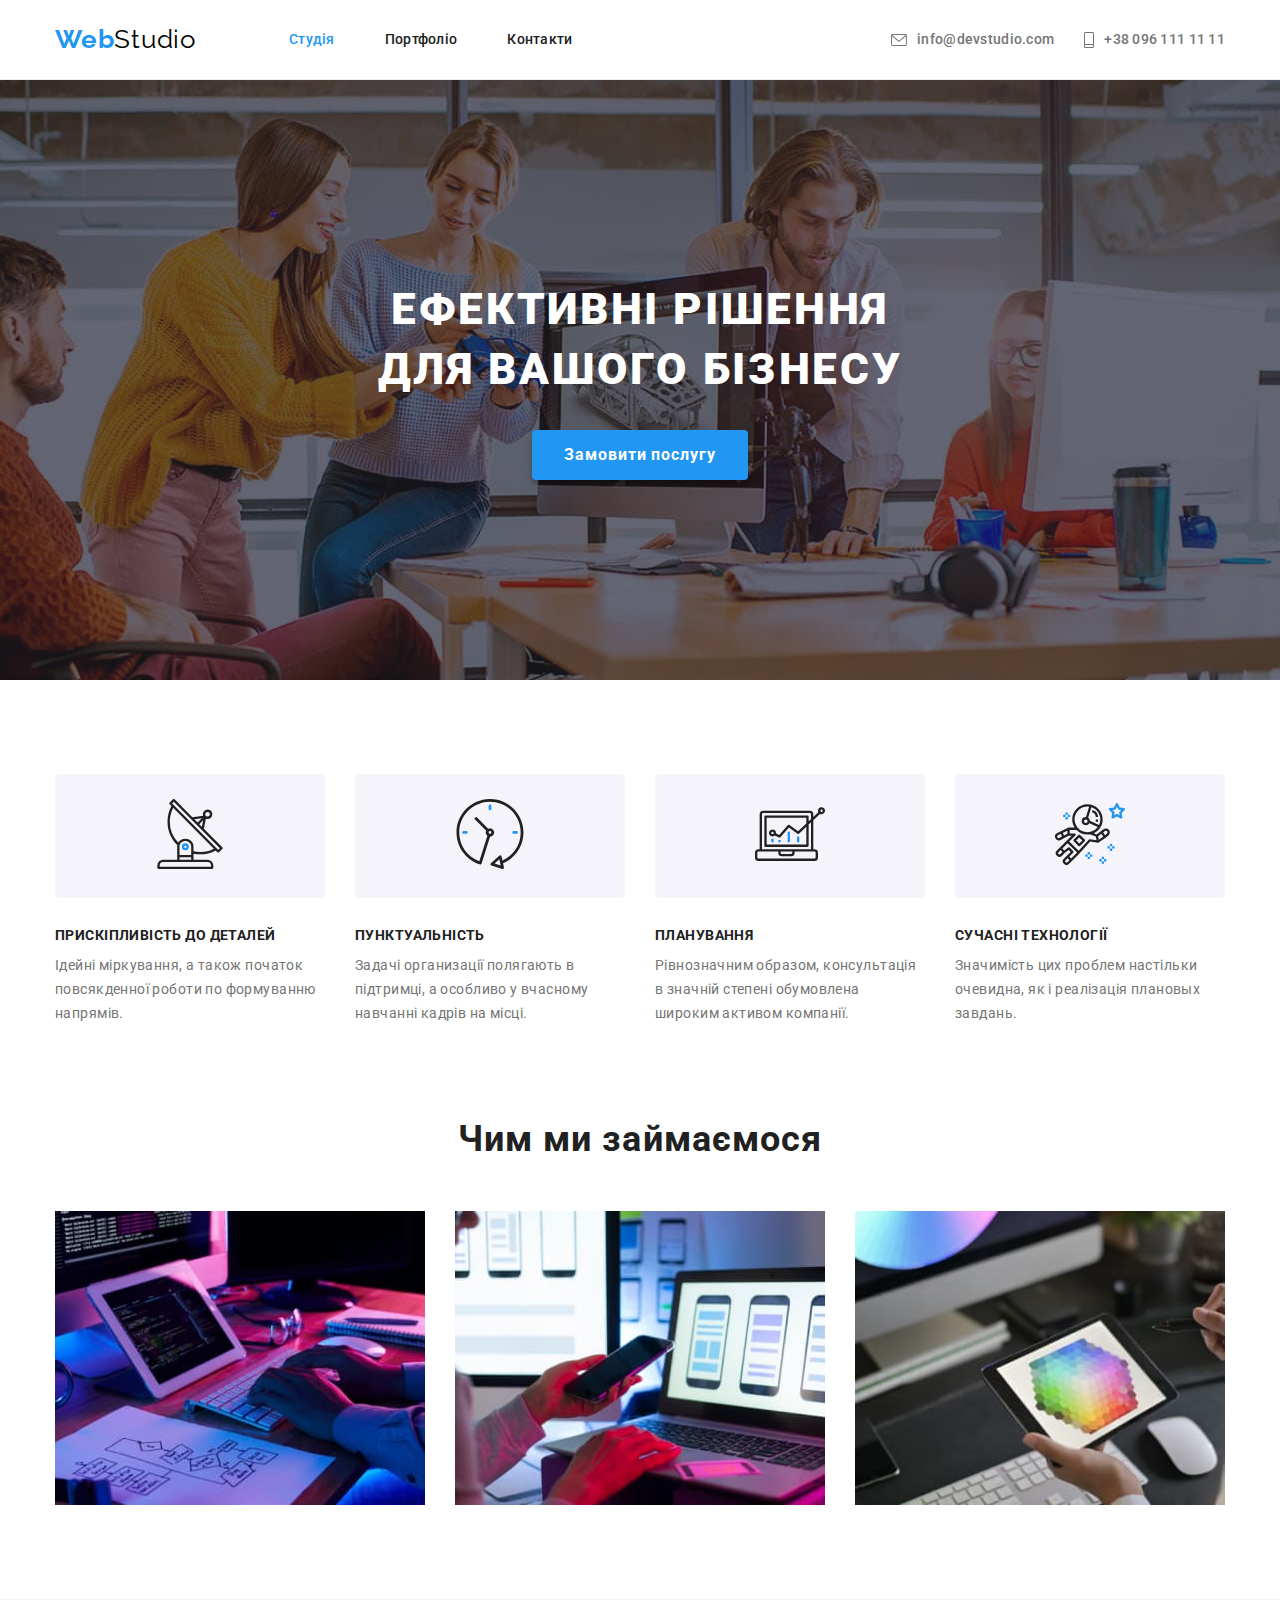
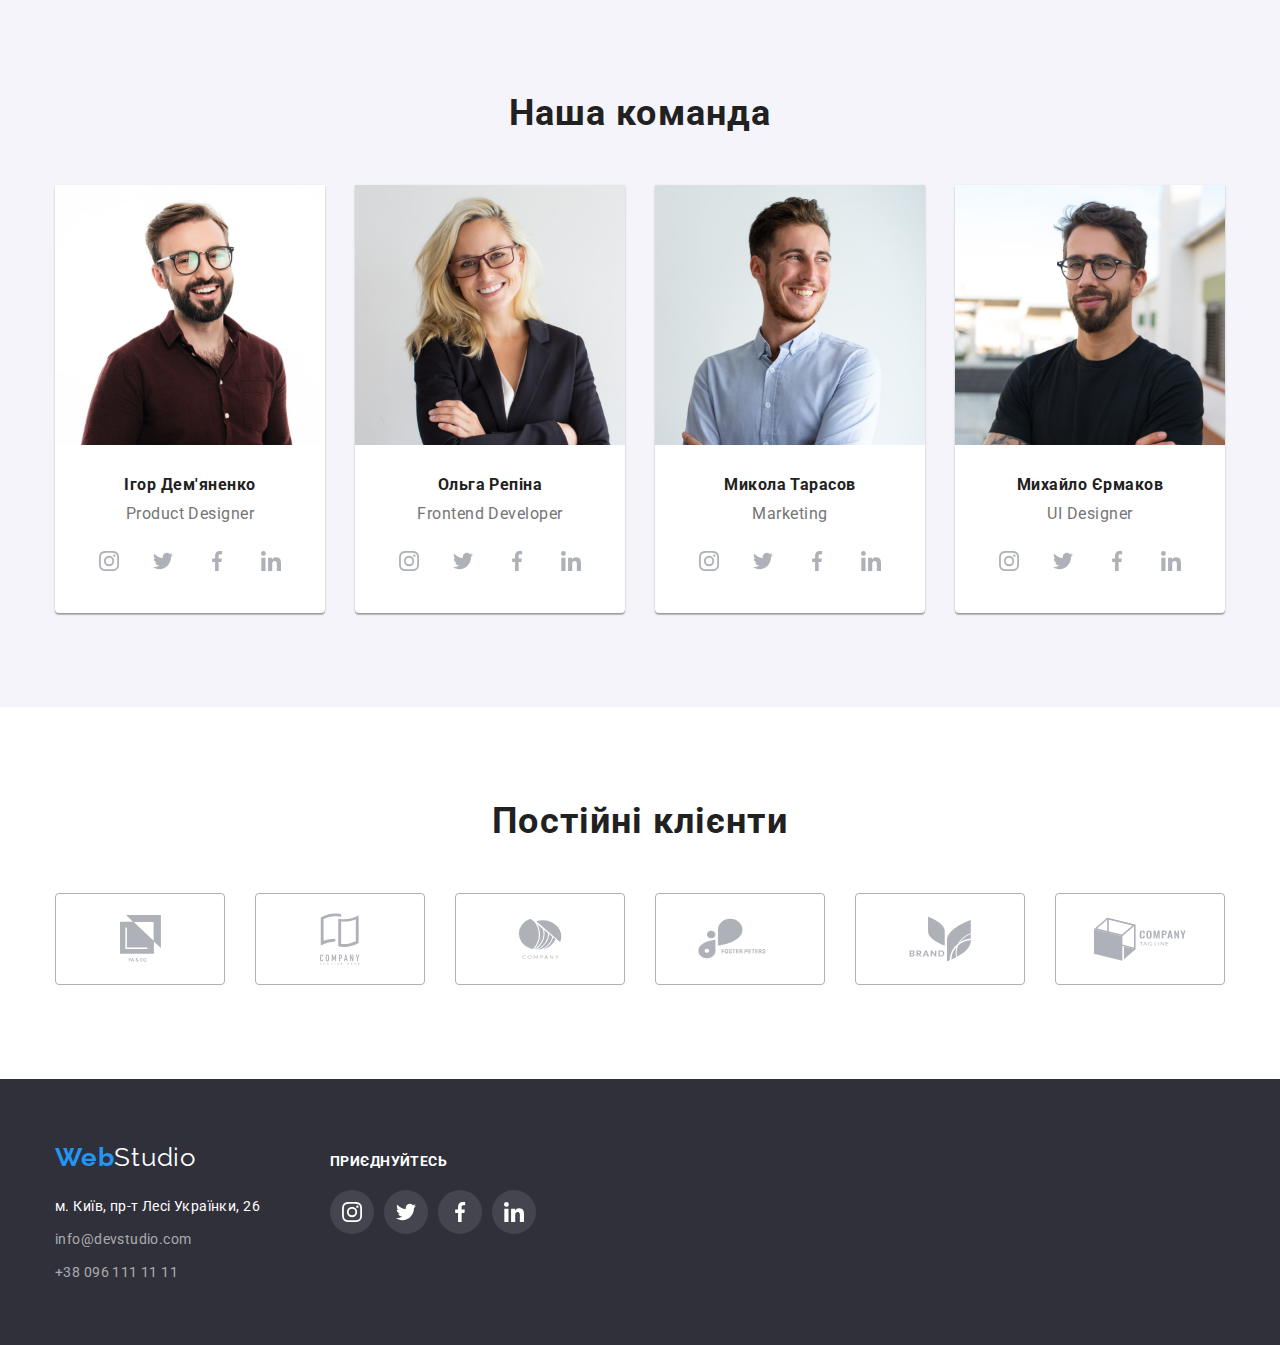
<file: index.html>
<!doctype html>
<html lang="uk-UA">
    <head>
        <meta charset="UTF-8">
        <meta name="viewport" content="width=device-width, initial-scale=1.0">
        <meta http-equiv="X-UA-Compatible" content="ie=edge">
        <title>Головна</title>
        <!--Імпорт шрифтів в HTML5-->
        <link rel="preconnect" href="https://fonts.googleapis.com">
        <link rel="preconnect" href="https://fonts.gstatic.com" crossorigin>
        <link href="https://fonts.googleapis.com/css2?family=Raleway:wght@700&family=Roboto:wght@400;500;700;900&display=swap"
              rel="stylesheet">
        <!--Імпорт зображення на шапку сайту-->
        <link rel="icon" href="./images/goit.png" type="image/png">
        <!--Підключення стилів-->
        <link rel="stylesheet" href="https://cdnjs.cloudflare.com/ajax/libs/modern-normalize/1.1.0/modern-normalize.min.css">
        <link rel="stylesheet" href="./styles/styles.css" type="text/css">
    </head>
    <!-- ДЗ №4 goit-markup-hw-04 -->

    <body class="body-general">

        <!--Хедер-->
        <header class="header-content">
            <!--Контейнер контенту - ширина 1200px-->
            <div class="container-content">
                <!--Обгортка для хедеру-->
                <div class="header-navigation">

                    <!--Блок навігації-->
                    <nav class="header-navigation">

                        <!--Логотип-->
                        <a class="header-logo" href="./"><span class="logo-prefix">Web</span>Studio</a>

                        <!--Навігація-->
                        <ul class="navigation-list">
                            <li class="navigation-item">
                                <a class="navigation-link current" href="./">Студія</a>
                            </li>
                            <li class="navigation-item">
                                <a class="navigation-link" href="./portfolio.html">Портфоліо</a>
                            </li>
                            <li class="navigation-item">
                                <a class="navigation-link" href="#">Контакти</a>
                            </li>
                        </ul>

                    </nav>

                    <!--Контакти-->
                    <ul class="header-contacts">
                        <li class="contact-item">
                            <a class="email-link" href="mailto:info@devstudio.com">
                                <svg class="contact-image" width="16px" height="12px">
                                    <use href="./images/icons.svg#envelope"></use>
                                </svg>
                                info@devstudio.com</a>
                        </li>
                        <li class="contact-item">
                            <a class="telephone-link" href="tel:380961111111">
                                <svg class="contact-image" width="10px" height="16px">
                                    <use href="./images/icons.svg#smartphone"></use>
                                </svg>
                                +38 096 111 11 11</a>
                        </li>
                    </ul>

                </div>
            </div>
        </header>

        <!--Контент-->
        <main class="main-content">

            <!--Замовлення-->
            <section class="section section-order">
                <!--Контейнер контенту - ширина 1200px-->
                <div class="container-content">

                    <h1 class="order-title">Ефективні рішення для вашого бізнесу</h1>

                    <button class="button" type="button">Замовити послугу</button>

                </div>
            </section>

            <!--Про нас-->
            <section class="section">
                <!--Контейнер контенту - ширина 1200px-->
                <div class="container-content">

                    <!--Заголовок для секції-->
                    <h2 class="hidden-title">Цей заголовок схований</h2>

                    <!--Наші цілі-->
                    <ul class="box-list">
                        <li class="about-item">
                            <div class="about-box">
                                <svg class="about-image" width="70px" height="70px">
                                    <use href="./images/icons.svg#antenna"></use>
                                </svg>
                            </div>
                            <h3 class="about-title">Прискіпливість до деталей</h3>
                            <p class="about-text">
                                Ідейні міркування, а також початок повсякденної роботи по формуванню напрямів.
                            </p>
                        </li>
                        <li class="about-item">
                            <div class="about-box">
                                <svg class="about-image" width="70px" height="70px">
                                    <use href="./images/icons.svg#clock"></use>
                                </svg>
                            </div>
                            <h3 class="about-title">Пунктуальність</h3>
                            <p class="about-text">
                                Задачі организації полягають в підтримці, а особливо у вчасному навчанні кадрів на місці.
                            </p>
                        </li>
                        <li class="about-item">
                            <div class="about-box">
                                <svg class="about-image" width="70px" height="70px">
                                    <use href="./images/icons.svg#diagram"></use>
                                </svg>
                            </div>
                            <h3 class="about-title">Планування</h3>
                            <p class="about-text">
                                Рівнозначним образом, консультація в значній степені обумовлена широким активом компанії.
                            </p>
                        </li>
                        <li class="about-item">
                            <div class="about-box">
                                <svg class="about-image" width="70px" height="70px">
                                    <use href="./images/icons.svg#astronaut"></use>
                                </svg>
                            </div>
                            <h3 class="about-title">Сучасні технології</h3>
                            <p class="about-text">
                                Значимість цих проблем настільки очевидна, як і реалізація плановых завдань.
                            </p>
                        </li>
                    </ul>

                </div>
            </section>

            <!--Чим ми займаємося-->
            <section class="section section-our-work">
                <!--Контейнер контенту - ширина 1200px-->
                <div class="container-content">
                        
                    <!--Заголовок для секції-->
                    <h2 class="work-title">Чим ми займаємося</h2>

                    <!--Наше покликання-->
                    <ul class="box-list">
                        <li class="work-item">
                            <img class="box-image" src="./images/image1.jpg" alt="Друк коду на клавіатурі"
                                width="370" title="Втілюємо ваші мрії">
                        </li>
                        <li class="work-item">
                            <img class="box-image" src="./images/image2.jpg" alt="Звірка дизайну сторінки на смартфоні"
                                width="370" title="Підтримуємо вас на вашому шляху">
                        </li>
                        <li class="work-item">
                            <img class="box-image" src="./images/image3.jpg" alt="Вибір палітри кольорів на планшеті"
                                width="370" title="Формуємо стратегію вашого успіху">
                        </li>
                    </ul>

                </div>
            </section>

            <!--Наша команда-->
            <section class="section section-team">
                <!--Контейнер контенту - ширина 1200px-->
                <div class="container-content">

                    <!--Заголовок для секції-->
                    <h2 class="work-title">Наша команда</h2>

                    <!--Кадровий апарат-->
                    <ul class="box-list">

                        <li class="team-item">
                            <img class="box-image" src="./images/photo1.jpg" alt="Фото Ігор Дем'яненко"
                                width="270" title="Ігор Дем'яненко">
                            <h3 class="team-name">Ігор Дем'яненко</h3>
                            <p class="team-name name-job">Product Designer</p>

                            <!--Соціальці мережі-->
                            <ul class="social-list">
                                <li class="social-item">
                                    <a class="social-link" href="#">
                                        <svg class="social-box" width="20px" height="20px">
                                            <use href="./images/icons.svg#instagram"></use>
                                        </svg>
                                    </a>
                                </li>
                                <li class="social-item">
                                    <a class="social-link" href="#">
                                        <svg class="social-box" width="20px" height="20px">
                                            <use href="./images/icons.svg#twitter"></use>
                                        </svg>
                                    </a>
                                </li>
                                <li class="social-item">
                                    <a class="social-link" href="#">
                                        <svg class="social-box" width="20px" height="20px">
                                            <use href="./images/icons.svg#facebook"></use>
                                        </svg>
                                    </a>
                                </li>
                                <li class="social-item">
                                    <a class="social-link" href="#">
                                        <svg class="social-box" width="20px" height="20px">
                                            <use href="./images/icons.svg#linkedin"></use>
                                        </svg>
                                    </a>
                                </li>
                            </ul>
                        </li>

                        <li class="team-item">
                            <img class="box-image" src="./images/photo2.jpg" alt="Фото Ольга Репіна"
                                width="270" title="Ольга Репіна">
                            <h3 class="team-name">Ольга Репіна</h3>
                            <p class="team-name name-job">Frontend Developer</p>

                            <!--Соціальці мережі-->
                            <ul class="social-list">
                                <li class="social-item">
                                    <a class="social-link" href="#">
                                        <svg class="social-box" width="20px" height="20px">
                                            <use href="./images/icons.svg#instagram"></use>
                                        </svg>
                                    </a>
                                </li>
                                <li class="social-item">
                                    <a class="social-link" href="#">
                                        <svg class="social-box" width="20px" height="20px">
                                            <use href="./images/icons.svg#twitter"></use>
                                        </svg>
                                    </a>
                                </li>
                                <li class="social-item">
                                    <a class="social-link" href="#">
                                        <svg class="social-box" width="20px" height="20px">
                                            <use href="./images/icons.svg#facebook"></use>
                                        </svg>
                                    </a>
                                </li>
                                <li class="social-item">
                                    <a class="social-link" href="#">
                                        <svg class="social-box" width="20px" height="20px">
                                            <use href="./images/icons.svg#linkedin"></use>
                                        </svg>
                                    </a>
                                </li>
                            </ul>
                        </li>

                        <li class="team-item">
                            <img class="box-image" src="./images/photo3.jpg" alt="Фото Микола Тарасов"
                                width="270" title="Микола Тарасов">
                            <h3 class="team-name">Микола Тарасов</h3>
                            <p class="team-name name-job">Marketing</p>

                            <!--Соціальці мережі-->
                            <ul class="social-list">
                                <li class="social-item">
                                    <a class="social-link" href="#">
                                        <svg class="social-box" width="20px" height="20px">
                                            <use href="./images/icons.svg#instagram"></use>
                                        </svg>
                                    </a>
                                </li>
                                <li class="social-item">
                                    <a class="social-link" href="#">
                                        <svg class="social-box" width="20px" height="20px">
                                            <use href="./images/icons.svg#twitter"></use>
                                        </svg>
                                    </a>
                                </li>
                                <li class="social-item">
                                    <a class="social-link" href="#">
                                        <svg class="social-box" width="20px" height="20px">
                                            <use href="./images/icons.svg#facebook"></use>
                                        </svg>
                                    </a>
                                </li>
                                <li class="social-item">
                                    <a class="social-link" href="#">
                                        <svg class="social-box" width="20px" height="20px">
                                            <use href="./images/icons.svg#linkedin"></use>
                                        </svg>
                                    </a>
                                </li>
                            </ul>
                        </li>

                        <li class="team-item">
                            <img class="box-image" src="./images/photo4.jpg" alt="Фото Михайло Єрмаков"
                                width="270" title="Михайло Єрмаков">
                            <h3 class="team-name">Михайло Єрмаков</h3>
                            <p class="team-name name-job">UI Designer</p>

                            <!--Соціальці мережі-->
                            <ul class="social-list">
                                <li class="social-item">
                                    <a class="social-link" href="#">
                                        <svg class="social-box" width="20px" height="20px">
                                            <use href="./images/icons.svg#instagram"></use>
                                        </svg>
                                    </a>
                                </li>
                                <li class="social-item">
                                    <a class="social-link" href="#">
                                        <svg class="social-box" width="20px" height="20px">
                                            <use href="./images/icons.svg#twitter"></use>
                                        </svg>
                                    </a>
                                </li>
                                <li class="social-item">
                                    <a class="social-link" href="#">
                                        <svg class="social-box" width="20px" height="20px">
                                            <use href="./images/icons.svg#facebook"></use>
                                        </svg>
                                    </a>
                                </li>
                                <li class="social-item">
                                    <a class="social-link" href="#">
                                        <svg class="social-box" width="20px" height="20px">
                                            <use href="./images/icons.svg#linkedin"></use>
                                        </svg>
                                    </a>
                                </li>
                            </ul>
                        </li>

                    </ul>

                </div>
            </section>

            <!--Клієнти-->
            <section class="section">
                <!--Контейнер контенту - ширина 1200px-->
                <div class="container-content">

                    <!--Заголовок для секції-->
                    <h2 class="work-title">Постійні клієнти</h2>

                    <!--Клієнтура-->
                    <ul class="box-list">
                        <li class="client-item">
                            <a class="client-link" href="#">
                                <svg class="client-logo" width="41px" height="47px">
                                    <use href="./images/icons.svg#yaco"></use>
                                </svg>
                            </a>
                        </li>
                        <li class="client-item">
                            <a class="client-link" href="#">
                                <svg class="client-logo" width="40px" height="52px">
                                    <use href="./images/icons.svg#companytaglinehere"></use>
                                </svg>
                            </a>
                        </li>
                        <li class="client-item">
                            <a class="client-link" href="#">
                                <svg class="client-logo" width="44px" height="41px">
                                    <use href="./images/icons.svg#company"></use>
                                </svg>
                            </a>
                        </li>
                        <li class="client-item">
                            <a class="client-link" href="#">
                                <svg class="client-logo" width="84px" height="41px">
                                    <use href="./images/icons.svg#fosterpeters"></use>
                                </svg>
                            </a>
                        </li>
                        <li class="client-item">
                            <a class="client-link" href="#">
                                <svg class="client-logo" width="63px" height="46px">
                                    <use href="./images/icons.svg#brand"></use>
                                </svg>
                            </a>
                        </li>
                        <li class="client-item">
                            <a class="client-link" href="#">
                                <svg class="client-logo" width="94px" height="44px">
                                    <use href="./images/icons.svg#companytagline"></use>
                                </svg>
                            </a>
                        </li>
                    </ul>

                </div>
            </section>

        </main>

        <!--Футер-->
        <footer class="footer-content">
            <!--Контейнер контенту - ширина 1200px-->
            <div class="container-content">
                <!--Обгортка для футера-->
                <div class="footer-box">

                    <!--Блок для логотипу та адреси футера-->
                    <div class="footer-contact">

                        <!--Логотип футера-->
                        <a class="header-logo footer-logo" href="./"><span class="logo-prefix">Web</span>Studio</a>

                        <!--Адреса футера-->
                        <address class="footer-address">
                            <ul class="address-list">
                                <li class="address-item">
                                    <a class="address-link" href="https://bit.ly/3pXMvUd" target="_blank" 
                                        rel="noopener noreferrer">м. Київ, пр-т Лесі Українки, 26</a>
                                </li>
                                <li class="address-item">
                                    <a class="email-link footer-email"
                                        href="mailto:info@devstudio.com">info@devstudio.com</a>
                                </li>
                                <li class="address-item">
                                    <a class="telephone-link footer-telephone" href="tel:380961111111">+38 096 111 11 11</a>
                                </li>
                            </ul>
                        </address>

                    </div>

                    <!--Приєднуйтесь-->
                    <div class="join-box">

                        <h3 class="join-title">Приєднуйтесь</h3>

                        <!--Приєднуйтесь - Соціальці мережі-->
                        <ul class="social-list">
                            <li class="social-item">
                                <a class="social-link join" href="#">
                                    <svg class="social-box" width="20px" height="20px">
                                        <use href="./images/icons.svg#instagram"></use>
                                    </svg>
                                </a>
                            </li>
                            <li class="social-item">
                                <a class="social-link join" href="#">
                                    <svg class="social-box" width="20px" height="20px">
                                        <use href="./images/icons.svg#twitter"></use>
                                    </svg>
                                </a>
                            </li>
                            <li class="social-item">
                                <a class="social-link join" href="#">
                                    <svg class="social-box" width="20px" height="20px">
                                        <use href="./images/icons.svg#facebook"></use>
                                    </svg>
                                </a>
                            </li>
                            <li class="social-item">
                                <a class="social-link join" href="#">
                                    <svg class="social-box" width="20px" height="20px">
                                        <use href="./images/icons.svg#linkedin"></use>
                                    </svg>
                                </a>
                            </li>
                        </ul>

                    </div>

                </div>
            </div>
        </footer>

    </body>

</html>
</file>
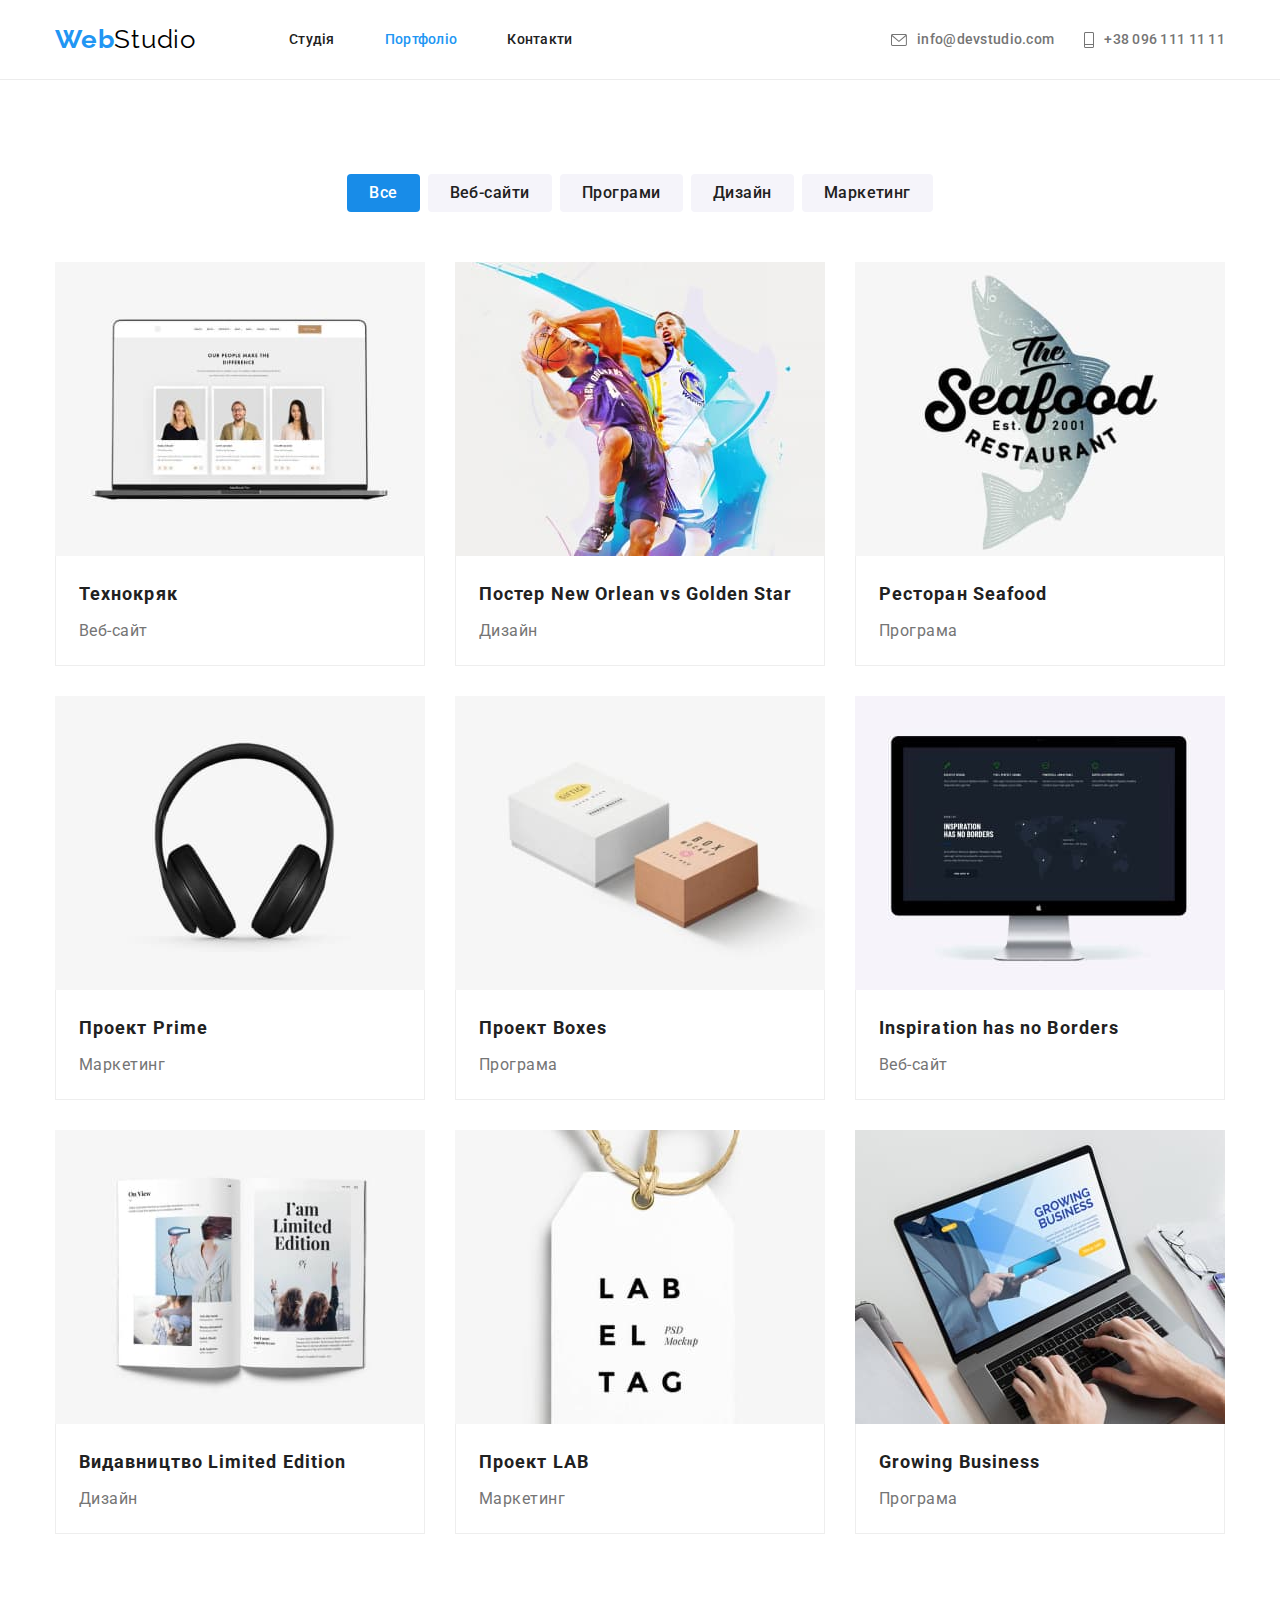
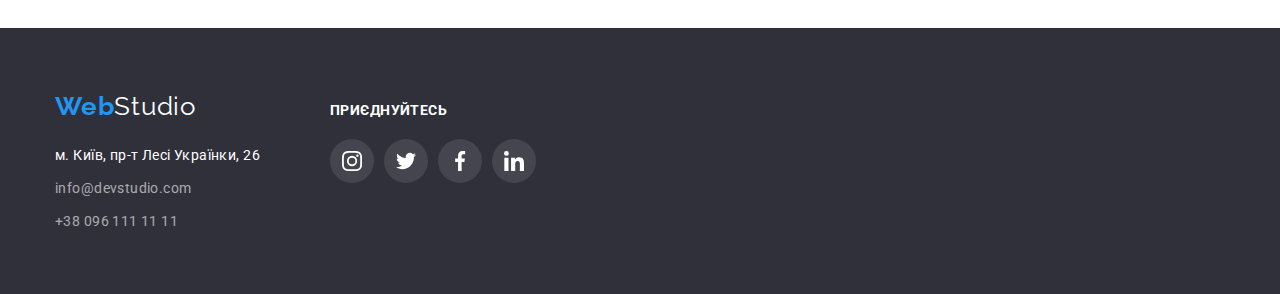
<file: portfolio.html>
<!doctype html>
<html lang="uk-UA">
    <head>
        <meta charset="UTF-8">
        <meta name="viewport" content="width=device-width, initial-scale=1.0">
        <meta http-equiv="X-UA-Compatible" content="ie=edge">
        <title>Портфоліо</title>
        <!--Імпорт шрифтів в HTML5-->
        <link rel="preconnect" href="https://fonts.googleapis.com">
        <link rel="preconnect" href="https://fonts.gstatic.com" crossorigin>
        <link href="https://fonts.googleapis.com/css2?family=Raleway:wght@700&family=Roboto:wght@400;500;700;900&display=swap"
              rel="stylesheet">
        <!--Імпорт зображення на шапку сайту-->
        <link rel="icon" href="./images/goit.png" type="image/png">
        <!--Підключення стилів-->
        <link rel="stylesheet" href="https://cdnjs.cloudflare.com/ajax/libs/modern-normalize/1.1.0/modern-normalize.min.css">
        <link rel="stylesheet" href="./styles/styles.css" type="text/css">
    </head>
    <!-- ДЗ №4 goit-markup-hw-04 -->

    <body class="body-general">

        <!--Хедер-->
        <header class="header-content">
            <!--Контейнер контенту - ширина 1200px-->
            <div class="container-content">
                <!--Обгортка для хедеру-->
                <div class="header-navigation">

                    <!--Блок навігації-->
                    <nav class="header-navigation">
                    
                        <!--Логотип-->
                        <a class="header-logo" href="./"><span class="logo-prefix">Web</span>Studio</a>
                    
                        <!--Навігація-->
                        <ul class="navigation-list">
                            <li class="navigation-item">
                                <a class="navigation-link" href="./">Студія</a>
                            </li>
                            <li class="navigation-item">
                                <a class="navigation-link current" href="./portfolio.html">Портфоліо</a>
                            </li>
                            <li class="navigation-item">
                                <a class="navigation-link" href="#">Контакти</a>
                            </li>
                        </ul>
                    
                    </nav>
                    
                    <!--Контакти-->
                    <ul class="header-contacts">
                        <li class="contact-item">
                            <a class="email-link" href="mailto:info@devstudio.com">
                                <svg class="contact-image" width="16px" height="12px">
                                    <use href="./images/icons.svg#envelope"></use>
                                </svg>
                                info@devstudio.com</a>
                        </li>
                        <li class="contact-item">
                            <a class="telephone-link" href="tel:380961111111">
                                <svg class="contact-image" width="10px" height="16px">
                                    <use href="./images/icons.svg#smartphone"></use>
                                </svg>
                                +38 096 111 11 11</a>
                        </li>
                    </ul>

                </div>
            </div>
        </header>

        <!--Контент-->
        <main class="main-content">

            <!--Секція постерів-->
            <section class="section">
                <!--Контейнер контенту - ширина 1200px-->
                <div class="container-content">

                    <!--Заголовок для секції-->
                    <h1 class="hidden-title">Цей заголовок схований</h1>

                    <!--Фільтр-->
                    <ul class="filter-list">
                        <li class="filter-item">
                            <button class="button filter-button cheсked" type="button">Все</button>
                        </li>
                        <li class="filter-item">
                            <button class="button filter-button" type="button">Веб-сайти</button>
                        </li>
                        <li class="filter-item">
                            <button class="button filter-button" type="button">Програми</button>
                        </li>
                        <li class="filter-item">
                            <button class="button filter-button" type="button">Дизайн</button>
                        </li>
                        <li class="filter-item">
                            <button class="button filter-button" type="button">Маркетинг</button>
                        </li>
                    </ul>

                    <!--Постери-->
                    <ul class="box-list">
                        <li class="poster-item">
                            <img class="box-image" src="./images/imageprofile1.jpg" width="370" alt="Технокряк" title="Технокряк">
                            <div class="poster-text">
                                <h3 class="poster-name">Технокряк</h3>
                                <p class="poster-category">Веб-сайт</p>
                            </div>
                        </li>
                        <li class="poster-item">
                            <img class="box-image" src="./images/imageprofile2.jpg" width="370" alt="Постер New Orlean vs Golden Star" title="Постер New Orlean vs Golden Star">
                            <div class="poster-text">
                                <h3 class="poster-name">Постер New Orlean vs Golden Star</h3>
                                <p class="poster-category">Дизайн</p>
                            </div>
                        </li>
                        <li class="poster-item">
                            <img class="box-image" src="./images/imageprofile3.jpg" width="370" alt="Ресторан Seafood" title="Ресторан Seafood">
                            <div class="poster-text">
                                <h3 class="poster-name">Ресторан Seafood</h3>
                                <p class="poster-category">Програма</p>
                            </div>
                        </li>
                        <li class="poster-item">
                            <img class="box-image" src="./images/imageprofile4.jpg" width="370" alt="Проект Prime" title="Проект Prime">
                            <div class="poster-text">
                                <h3 class="poster-name">Проект Prime</h3>
                                <p class="poster-category">Маркетинг</p>
                            </div>
                        </li>
                        <li class="poster-item">
                            <img class="box-image" src="./images/imageprofile5.jpg" width="370" alt="Проект Boxes" title="Проект Boxes">
                            <div class="poster-text">
                                <h3 class="poster-name">Проект Boxes</h3>
                                <p class="poster-category">Програма</p>
                            </div>
                        </li>
                        <li class="poster-item">
                            <img class="box-image" src="./images/imageprofile6.jpg" width="370" alt="Inspiration has no Borders" title="Inspiration has no Borders">
                            <div class="poster-text">
                                <h3 class="poster-name">Inspiration has no Borders</h3>
                                <p class="poster-category">Веб-сайт</p>
                            </div>
                        </li>
                        <li class="poster-item">
                            <img class="box-image" src="./images/imageprofile7.jpg" width="370" alt="Видавництво Limited Edition" title="Видавництво Limited Edition">
                            <div class="poster-text">
                                <h3 class="poster-name">Видавництво Limited Edition</h3>
                                <p class="poster-category">Дизайн</p>
                            </div>
                        </li>
                        <li class="poster-item">
                            <img class="box-image" src="./images/imageprofile8.jpg" width="370" alt="Проект LAB" title="Проект LAB">
                            <div class="poster-text">
                                <h3 class="poster-name">Проект LAB</h3>
                                <p class="poster-category">Маркетинг</p>
                            </div>
                        </li>
                        <li class="poster-item">
                            <img class="box-image" src="./images/imageprofile9.jpg" width="370" alt="Growing Business" title="Growing Business">
                            <div class="poster-text">
                                <h3 class="poster-name">Growing Business</h3>
                                <p class="poster-category">Програма</p>
                            </div>
                        </li>
                    </ul>

                </div>
            </section>

        </main>

        <!--Футер-->
        <footer class="footer-content">
            <!--Контейнер контенту - ширина 1200px-->
            <div class="container-content">
                <!--Обгортка для футера-->
                <div class="footer-box">

                    <!--Блок для логотипу та адреси футера-->
                    <div class="footer-contact">

                        <!--Логотип футера-->
                        <a class="header-logo footer-logo" href="./"><span class="logo-prefix">Web</span>Studio</a>

                        <!--Адреса футера-->
                        <address class="footer-address">
                            <ul class="address-list">
                                <li class="address-item">
                                    <a class="address-link" href="https://bit.ly/3pXMvUd" target="_blank" 
                                        rel="noopener noreferrer">м. Київ, пр-т Лесі Українки, 26</a>
                                </li>
                                <li class="address-item">
                                    <a class="email-link footer-email" href="mailto:info@devstudio.com">info@devstudio.com</a>
                                </li>
                                <li class="address-item">
                                    <a class="telephone-link footer-telephone" href="tel:380961111111">+38 096 111 11 11</a>
                                </li>
                            </ul>
                        </address>

                    </div>

                    <!--Приєднуйтесь-->
                    <div class="join-box">

                        <h3 class="join-title">Приєднуйтесь</h3>

                        <!--Приєднуйтесь - Соціальці мережі-->
                        <ul class="social-list">
                            <li class="social-item">
                                <a class="social-link join" href="#">
                                    <svg class="social-box" width="20px" height="20px">
                                        <use href="./images/icons.svg#instagram"></use>
                                    </svg>
                                </a>
                            </li>
                            <li class="social-item">
                                <a class="social-link join" href="#">
                                    <svg class="social-box" width="20px" height="20px">
                                        <use href="./images/icons.svg#twitter"></use>
                                    </svg>
                                </a>
                            </li>
                            <li class="social-item">
                                <a class="social-link join" href="#">
                                    <svg class="social-box" width="20px" height="20px">
                                        <use href="./images/icons.svg#facebook"></use>
                                    </svg>
                                </a>
                            </li>
                            <li class="social-item">
                                <a class="social-link join" href="#">
                                    <svg class="social-box" width="20px" height="20px">
                                        <use href="./images/icons.svg#linkedin"></use>
                                    </svg>
                                </a>
                            </li>
                        </ul>

                    </div>

                </div>
            </div>
        </footer>

    </body>

</html>
</file>
<file: styles/styles.css>
:root {
    /*Кольори для фону секцій*/
    --primary-section-fon: #2F303A;
    --secondary-section-fon: #F5F4FA;
    --social-fon: rgba(255, 255, 255, 0.1);

    /*Кольори для контенту*/
    --content-color: #FFFFFF;

    /*Кольори рамок*/
    --border-header-color: #ECECEC;
    --border-content-color: #EEEEEE;

    /*Кольори тексту*/
    --logo-color: #000000;
    --primary-text-color: #212121;
    --secondary-text-color: #757575;
    --footer-text-color: rgba(255, 255, 255, 0.6);
    --icon-social: #afb1b8;

    /*Кольори блоків, ефектів ховера і фокусу*/
    --general-color: #2196F3;
    --focus-color: #188ce8;
    --gradient-color-1: #104970;
    --gradient-color-2: #a9a9ad;

    /*Кольори тіней та затемнень*/
    --shadow-button: rgba(0, 0, 0, 0.25);
    --main-shadow-button: rgba(0, 0, 0, 0.15);
    --box-shadow-1: rgba(0, 0, 0, 0.12);
    --box-shadow-2: rgba(0, 0, 0, 0.14);
    --box-shadow-3: rgba(0, 0, 0, 0.2);
    --box-shadow-4: rgba(0, 0, 0, 0.1);
    --box-shadow-5: rgba(0, 0, 0, 0.8);
    --box-shadow-6: rgba(0, 0, 0, 0.06);
    --box-shadow-7: rgba(0, 0, 0, 0.16);
    --box-shadow-8: rgba(47, 48, 58, 0.4);
}

/*Обнулення стилів браузера*/
html {
    box-sizing: border-box;
}

*,
*::after,
*::before {
    box-sizing: inherit;
    margin: 0;
}

h1,
h2,
h3,
h4,
h5,
h6,
p {
    margin: 0;
}

a {
    text-decoration: none;
    color: inherit;
}

ul {
    list-style: none;
    padding: 0;
    margin: 0;
}

img {
    display: block;
    max-width: 100%;
    height: auto;
}

address {
    font-style: normal;
}

/*Фон сторінки та головний шрифт*/
.body-general {
    background-color: var(--content-color);
    display: flex;
    flex-direction: column;
    min-height: 100vh;
    font-family: 'Roboto', sans-serif;
    font-weight: 500;
    font-size: 14px;
    line-height: 1.14;
    letter-spacing: 0.02em;
    color: var(--primary-text-color);
}

/*Контейнер контенту - ширина 1200px*/
.container-content {
    max-width: 1200px;
    padding: 0 15px;
    margin: 0 auto;
}

/*Хедер*/
.header-content {
    /*height: 80px;*/
    background-color: var(--content-color);
    border-bottom: 1px solid var(--border-header-color);
}

/*Обгортка для хедеру та блок навігації*/
.header-navigation {
    display: flex;
    align-items: center;
}

/*Логотип*/
.header-logo {
    display: inline-block;
    font-family: 'Raleway', sans-serif;
    font-weight: 400;
    font-size: 26px;
    line-height: 1.4;
    letter-spacing: 0.03em;
    color: var(--logo-color);
    transition-duration: 250ms;
}

.logo-prefix {
    font-weight: 700;
    line-height: 1.2;
    color: var(--general-color);
}

.header-logo:focus {
    transform: scale(1.1);
}

.header-logo:hover {
    transform: scale(1.2);
}

/*Навігація*/
.navigation-list {
    display: flex;
    margin-left: 93px;
}

.navigation-item + .navigation-item {
    margin-left: 50px;
}

.navigation-link {
    display: block;
    color: var(--primary-text-color);
    padding: 32px 0 31px;
}

.current {
    color: var(--general-color);
}

.navigation-link:focus {
    color: var(--focus-color);
}

.navigation-link:hover {
    color: var(--general-color);
}

/*Контакти*/
.header-contacts {
    display: flex;
    margin-left: auto;
}

.contact-item + .contact-item {
    margin-left: 30px;
}

.email-link,
.telephone-link {
    display: flex;
    padding: 32px 0 31px;
    align-items: center;
    color: var(--secondary-text-color);
}

.contact-image {
    display: inline-block;
    margin-right: 10px;
    fill: currentColor;
}

.email-link:focus,
.telephone-link:focus {
    color: var(--focus-color);
    fill: currentColor;
}

.email-link:hover,
.telephone-link:hover {
    color: var(--general-color);
    fill: currentColor;
}

/*Контент*/
.main-content {
    background-color: inherit;
    flex: 1 0 auto;
    /*Ця опція необхідна для того, щоб футер завжди був притиснутий до низу viewport при відсутності контенту*/
    /* Розширений запис властивості flex:*/
    /* flex-grow: 1; Коефіцієнт розтягування - коефіцієнт збільшення ширини flex-елементу відносно інших flex-елементів.*/
    /* flex-shrink: 0; Коефіцієнт звуження - коефіцієнт зменшення ширини flex-елементу щодо інших flex-елементів.*/
    /* flex-basis: auto; Базова ширина flex-елемента. */
}

.section {
    padding: 94px 0;
}

/*Замовлення*/
.section-order {
    /*height: 600px;*/
    padding: 200px 0;
    text-align: center;
    background-color: var(--primary-section-fon);
    background-image:
        linear-gradient(to right,
            var(--box-shadow-8),
            var(--box-shadow-8)),
        url("../images/photo.jpg");
    background-position: center;
    background-repeat: no-repeat;
}

.order-title {
    margin: 0 auto 30px;
    max-width: 600px;
    font-weight: 900;
    font-size: 44px;
    line-height: 1.36;
    letter-spacing: 0.06em;
    text-transform: uppercase;
    color: var(--content-color);
}

.button {
    background: var(--general-color);
    padding: 10px 32px;
    border: 0;
    border-radius: 4px;
    font-family: inherit;
    font-weight: 700;
    font-size: 16px;
    line-height: 1.88;
    letter-spacing: 0.06em;
    color: var(--content-color);
    box-shadow:
        0 4px 4px var(--shadow-button);
    user-select: none;
    cursor: pointer;
}

.button:focus,
.button:hover,
.button:active {
    background: var(--focus-color);
    box-shadow:
        0 4px 4px var(--main-shadow-button);
}

/* .button:hover {
    background-image:
        linear-gradient(var(--general-color),
            var(--gradient-color-1));
}

.button:active {
    background-image:
        linear-gradient(var(--general-color),
            var(--gradient-color-1));
    box-shadow:
        inset 4px 4px 8px var(--main-shadow-button),
        inset -4px 4px 4px var(--main-shadow-button),
        inset 4px -4px 4px var(--main-shadow-button),
        inset -4px -4px 4px var(--main-shadow-button);
    text-shadow:
        4px 4px 4px var(--main-shadow-button),
        -4px 4px 4px var(--main-shadow-button),
        4px -4px 4px var(--main-shadow-button),
        -4px -4px 4px var(--main-shadow-button);
} */

/*Про нас*/

/*Заголовок для секції*/
.hidden-title {
    position: absolute;
    width: 1px;
    height: 1px;
    margin: -1px;
    border: 0;
    padding: 0;
    white-space: nowrap;
    clip-path: inset(100%);
    clip: rect(0 0 0 0);
    overflow: hidden;
}

/*Наші цілі*/
.box-list {
    display: flex;
    flex-wrap: wrap;
    margin: -15px;
}

.about-item {
    max-width: 270px;
    margin: 15px;
}

.about-box {
    /*height: 120px;*/
    background-color: var(--secondary-section-fon);
    border-radius: 4px;
    padding: 25px 0;
    margin-bottom: 30px;
    text-align: center;
}

.about-image {
    display: inline;
}

.about-title {
    margin-bottom: 10px;
    font-size: inherit;
    line-height: inherit;
    letter-spacing: 0.03em;
    text-transform: uppercase;
}

.about-text {
    font-weight: 400;
    line-height: 1.71;
    letter-spacing: 0.03em;
    color: var(--secondary-text-color);
}

/*Чим ми займаємося*/
.section-our-work {
    padding-top: 0;
    padding-bottom: 94px;
}

/*Заголовок для секції*/
.work-title {
    margin-bottom: 50px;
    font-size: 36px;
    line-height: 1.16;
    letter-spacing: 0.03em;
    text-align: center;
}

/*Наше покликання*/
.work-item {
    max-width: 370px;
    margin: 15px;
}

.box-image {
    display: block;
    width: 100%;
}

/*Наша команда*/
.section-team {
    background-color: var(--secondary-section-fon);
}

/*Кадровий апарат*/
.team-item {
    max-width: 270px;
    margin: 15px;
    background-color: var(--content-color);
    box-shadow:
        0 1px 3px var(--box-shadow-1),
        0 1px 1px var(--box-shadow-2),
        0 2px 1px var(--box-shadow-3);
    border-radius: 0 0 4px 4px;
}

.team-name {
    padding-top: 30px;
    padding-bottom: 10px;
    text-align: center;
    font-size: 16px;
    line-height: 1.19;
    letter-spacing: 0.03em;
    color: var(--primary-text-color);
}

.name-job {
    padding-top: 0;
    padding-bottom: 16px;
    font-weight: 400;
    color: var(--secondary-text-color);
}

/*Соціальці мережі*/
.social-list {
    display: flex;
    justify-content: center;
    margin-bottom: 30px;
}

.social-item {
    display: block;
    width: 44px;
    height: 44px;
}

.social-item + .social-item {
    margin-left: 10px;
}

.social-link {
    display: flex;
    width: 100%;
    height: 100%;
    border-radius: 50%;
    color: var(--icon-social);
    justify-content: center;
    align-items: center;
    cursor: pointer;
}

.social-link:hover,
.social-link:focus {
    background-color: var(--focus-color);
    color: var(--content-color);
}

.social-link:hover {
    background-color: var(--general-color);
}

.social-box {
    display: block;
    fill: currentColor;
}

.social-box:hover,
.social-box:focus {
    fill: currentColor;
}

/*Клієнти*/

/*Клієнтура*/

.client-item {
    display: block;
    width: 170px;
    height: 92px;
    margin: 15px;
}

.client-link {
    display: flex;
    width: 100%;
    height: 100%;
    border: 1px solid var(--icon-social);
    border-radius: 4px;
    color: var(--icon-social);
    justify-content: center;
    align-items: center;
}

.client-link:focus {
    outline: transparent;
    border: 1px solid var(--focus-color);
    color: var(--focus-color);
}

.client-link:hover {
    border: 1px solid var(--general-color);
    color: var(--general-color);
}

.client-logo {
    display: block;
    fill: currentColor;
}

.client-logo:hover,
.client-logo:focus {
    fill: currentColor;
}

/*Секція постерів*/

/*Фільтр*/
.filter-list {
    display: flex;
    flex-wrap: wrap;
    justify-content: center;
    margin-bottom: 50px;
}

.filter-item:not(:last-child) {
    margin-right: 8px;
}

.filter-button {
    background: var(--secondary-section-fon);
    /* background-image:
        linear-gradient(var(--secondary-section-fon),
            var(--gradient-color-2)); */
    padding: 6px 22px;
    font-weight: inherit;
    line-height: 1.62;
    letter-spacing: 0.03em;
    color: var(--primary-text-color);
    box-shadow: none;
}

.cheсked {
    background: var(--focus-color);
    color: var(--content-color);
}

.filter-button:focus,
.filter-button:hover {
    color: var(--content-color);
    /* box-shadow:
        0px 3px 1px var(--box-shadow-4),
        0px 1px 2px var(--box-shadow-5),
        0px 2px 2px var(--box-shadow-1); */
}

.filter-button:active {
    box-shadow:
        0px 3px 1px var(--box-shadow-4),
        0px 1px 2px var(--box-shadow-5),
        0px 2px 2px var(--box-shadow-1);
    /* box-shadow:
        0 4px 4px var(--main-shadow-button),
        inset 4px 4px 4px var(--main-shadow-button),
        inset -4px 4px 4px var(--main-shadow-button),
        inset 4px -4px 4px var(--main-shadow-button),
        inset -4px -4px 4px var(--main-shadow-button); */
    color: var(--content-color);
}

/*Постери*/
.poster-item {
    /*max-width: 370px;*/
    width: calc((100% - 90px) / 3);
    margin: 15px;
    background-color: var(--content-color);
    border-bottom: 1px solid var(--border-content-color);
    cursor: pointer;
}

.poster-item:hover {
    box-shadow:
        0 1px 1px var(--box-shadow-1),
        0 4px 4px var(--box-shadow-6),
        1px 4px 6px var(--box-shadow-7);
}

.poster-text {
    border-left: 1px solid var(--border-content-color);
    border-right: 1px solid var(--border-content-color);
    padding: 20px 23px 19px;
}

.poster-name {
    margin: 0 0 4px;
    font-size: 18px;
    line-height: 2;
    letter-spacing: 0.06em;
    color: var(--primary-text-color);
}

.poster-category {
    font-weight: 400;
    font-size: 16px;
    line-height: 1.87;
    letter-spacing: 0.03em;
    color: var(--secondary-text-color);
}

/*Футер*/
.footer-content {
    /*height: 252px;*/
    background-color: var(--primary-section-fon);
    padding: 60px 0;
}

/*Обгортка для футера*/
.footer-box {
    display: flex;
    align-items: baseline;
}

/*Блок для логотипу та адреси футера*/
.footer-contact,
.footer-address{
    display: block;
}

/*Логотип футера*/
.footer-logo {
    color: var(--content-color);
}

.footer-logo + .footer-address {
    margin-top: 20px;
}

/*Адреса футера*/
.address-list {
    display: flex;
    flex-direction: column;
}

.address-item + .address-item {
    margin-top: 9px;
}

.address-link,
.footer-email,
.footer-telephone {
    font-weight: 400;
    line-height: 1.71;
    letter-spacing: 0.03em;
    color: var(--content-color);
}

.footer-email,
.footer-telephone {
    display: inline;
    padding: 0;
    color: var(--footer-text-color);
}

.address-link:focus,
.footer-email:focus,
.footer-telephone:focus {
    color: var(--focus-color);
}

.address-link:hover,
.footer-email:hover,
.footer-telephone:hover {
    color: var(--general-color);
}

/*Приєднуйтесь*/
.join-box {
    margin-left: 70px;
}

.join-title {
    font-size: 14px;
    letter-spacing: 0.03em;
    text-transform: uppercase;
    color: var(--content-color);
    margin-bottom: 20px;
}

/*Приєднуйтесь - Соціальці мережі*/
.join {
    background-color: var(--social-fon);
    color: var(--content-color);
}
</file>
